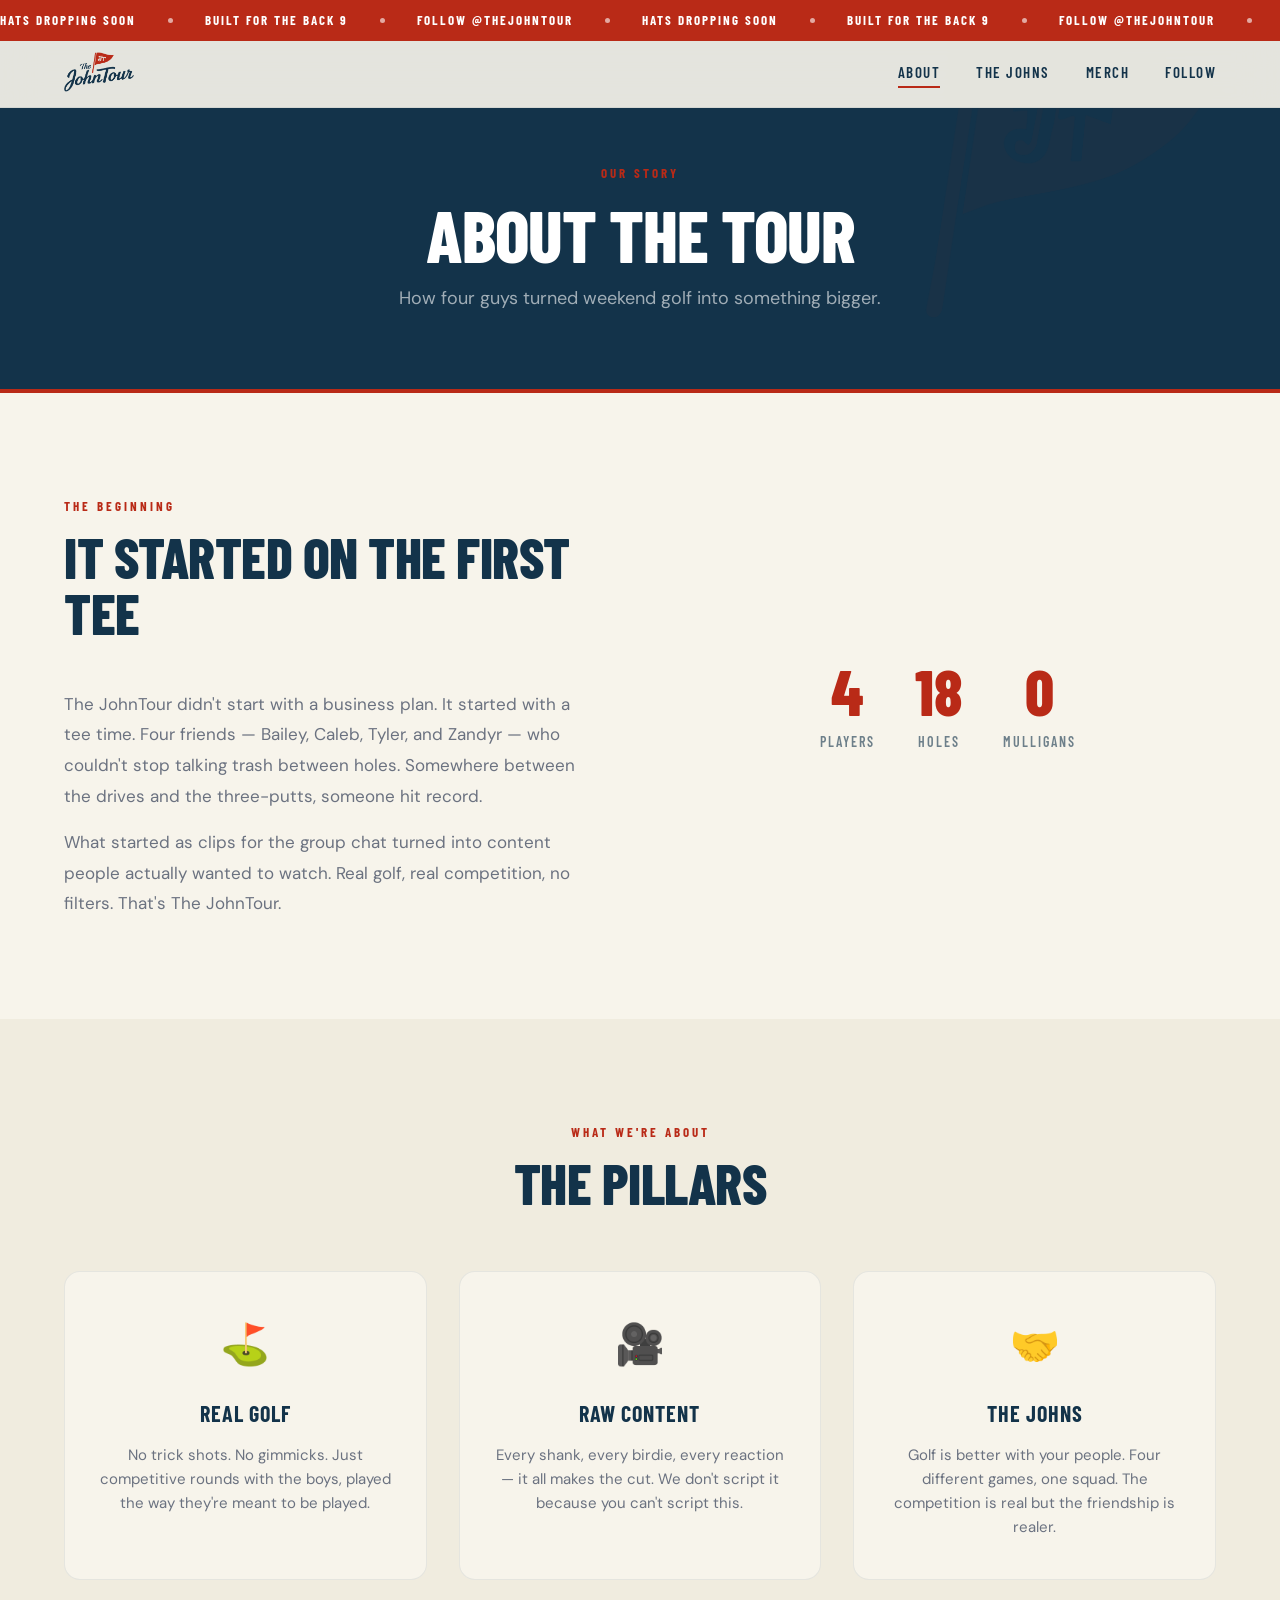
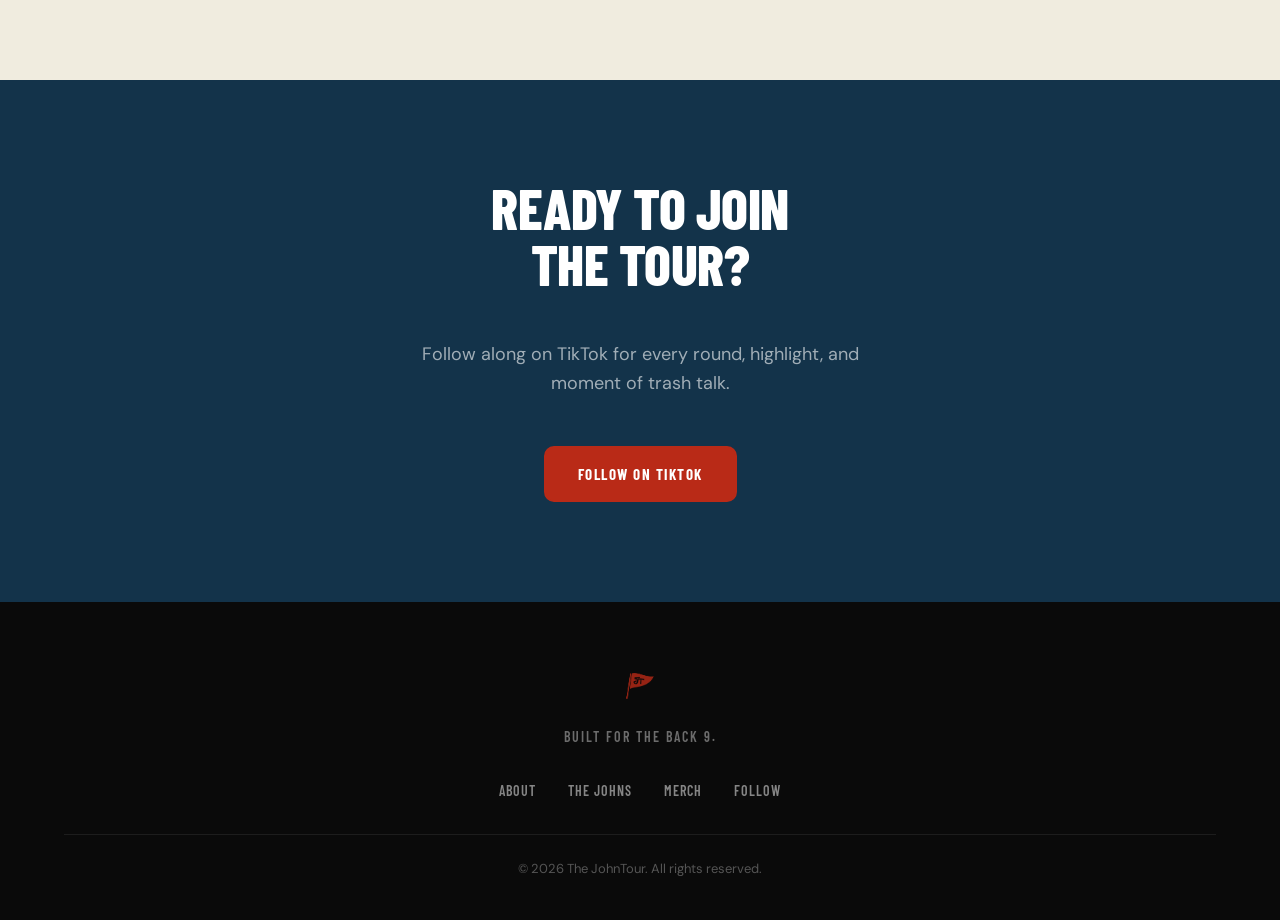
<file: about.html>
<!DOCTYPE html>
<html lang="en">
<head>
  <meta charset="UTF-8">
  <meta name="viewport" content="width=device-width, initial-scale=1.0">
  <title>About | The JohnTour</title>
  <meta name="description" content="The story behind The JohnTour. Four guys who turned weekend rounds into golf content worth watching.">
  <link rel="icon" type="image/png" href="assets/logos/favicon.png">
  <link rel="preconnect" href="https://fonts.googleapis.com">
  <link rel="preconnect" href="https://fonts.gstatic.com" crossorigin>
  <link href="https://fonts.googleapis.com/css2?family=Barlow+Condensed:wght@600;700;800&family=DM+Sans:wght@400;500;600&display=swap" rel="stylesheet">
  <link rel="stylesheet" href="style.css">
</head>
<body>

  <!-- Announcement Ticker -->
  <div class="ticker">
    <div class="ticker-track">
      <span class="ticker-item">HATS DROPPING SOON</span>
      <span class="ticker-dot"></span>
      <span class="ticker-item">BUILT FOR THE BACK 9</span>
      <span class="ticker-dot"></span>
      <span class="ticker-item">FOLLOW @THEJOHNTOUR</span>
      <span class="ticker-dot"></span>
      <span class="ticker-item">HATS DROPPING SOON</span>
      <span class="ticker-dot"></span>
      <span class="ticker-item">BUILT FOR THE BACK 9</span>
      <span class="ticker-dot"></span>
      <span class="ticker-item">FOLLOW @THEJOHNTOUR</span>
      <span class="ticker-dot"></span>
      <span class="ticker-item">HATS DROPPING SOON</span>
      <span class="ticker-dot"></span>
      <span class="ticker-item">BUILT FOR THE BACK 9</span>
      <span class="ticker-dot"></span>
    </div>
  </div>

  <!-- Navigation -->
  <nav class="nav" id="nav">
    <div class="nav-inner">
      <a href="index.html" class="nav-logo">
        <img src="assets/logos/Full-Logo.png" alt="The JohnTour">
      </a>
      <div class="nav-links" id="navLinks">
        <a href="about.html">About</a>
        <a href="crew.html">The Johns</a>
        <a href="merch.html">Merch</a>
        <a href="follow.html">Follow</a>
      </div>
      <button class="nav-toggle" id="navToggle" aria-label="Toggle menu">
        <span></span>
        <span></span>
        <span></span>
      </button>
    </div>
  </nav>

  <!-- Mobile Menu -->
  <div class="mobile-menu" id="mobileMenu">
    <a href="about.html" class="mobile-menu-link">About</a>
    <a href="crew.html" class="mobile-menu-link">The Johns</a>
    <a href="merch.html" class="mobile-menu-link">Merch</a>
    <a href="follow.html" class="mobile-menu-link">Follow</a>
  </div>

  <!-- Page Header -->
  <header class="page-header">
    <span class="page-header-label fade-up">Our Story</span>
    <h1 class="fade-up">ABOUT THE TOUR</h1>
    <p class="fade-up">How four guys turned weekend golf into something bigger.</p>
    <div class="hero-flag">
      <img src="assets/logos/Icon-Logo.png" alt="">
    </div>
  </header>

  <!-- Story -->
  <section class="section">
    <div class="container">
      <div class="about-grid">
        <div class="fade-up">
          <span class="section-label section-label-dark">The Beginning</span>
          <h2 class="section-title">IT STARTED ON THE FIRST TEE</h2>
          <p class="about-desc">The JohnTour didn't start with a business plan. It started with a tee time. Four friends — Bailey, Caleb, Tyler, and Zandyr — who couldn't stop talking trash between holes. Somewhere between the drives and the three-putts, someone hit record.</p>
          <p class="about-desc" style="margin-top: 16px;">What started as clips for the group chat turned into content people actually wanted to watch. Real golf, real competition, no filters. That's The JohnTour.</p>
        </div>
        <div class="about-stats fade-up">
          <div class="stat">
            <span class="stat-number">4</span>
            <span class="stat-label">Players</span>
          </div>
          <div class="stat">
            <span class="stat-number">18</span>
            <span class="stat-label">Holes</span>
          </div>
          <div class="stat">
            <span class="stat-number">0</span>
            <span class="stat-label">Mulligans</span>
          </div>
        </div>
      </div>
    </div>
  </section>

  <!-- Values -->
  <section class="section section-tan">
    <div class="container">
      <div style="text-align: center;">
        <span class="section-label section-label-dark fade-up">What We're About</span>
        <h2 class="section-title fade-up">THE PILLARS</h2>
      </div>
      <div class="values-grid">
        <div class="value-card fade-up">
          <div class="value-icon">&#9971;</div>
          <h3>Real Golf</h3>
          <p>No trick shots. No gimmicks. Just competitive rounds with the boys, played the way they're meant to be played.</p>
        </div>
        <div class="value-card fade-up">
          <div class="value-icon">&#127909;</div>
          <h3>Raw Content</h3>
          <p>Every shank, every birdie, every reaction — it all makes the cut. We don't script it because you can't script this.</p>
        </div>
        <div class="value-card fade-up">
          <div class="value-icon">&#129309;</div>
          <h3>The Johns</h3>
          <p>Golf is better with your people. Four different games, one squad. The competition is real but the friendship is realer.</p>
        </div>
      </div>
    </div>
  </section>

  <!-- CTA -->
  <section class="section section-navy">
    <div class="container" style="text-align: center;">
      <h2 class="section-title section-title-light fade-up">READY TO JOIN<br>THE TOUR?</h2>
      <p class="follow-desc fade-up" style="color: rgba(255,255,255,0.6);">Follow along on TikTok for every round, highlight, and moment of trash talk.</p>
      <div class="fade-up">
        <a href="https://www.tiktok.com/@thejohntour" target="_blank" rel="noopener" class="btn btn-primary">Follow on TikTok</a>
      </div>
    </div>
  </section>

  <!-- Footer -->
  <footer class="footer">
    <div class="container footer-inner">
      <div class="footer-logo">
        <img src="assets/logos/Icon-Logo.png" alt="JT Flag">
      </div>
      <p class="footer-tagline">Built for the back 9.</p>
      <div class="footer-nav">
        <a href="about.html">About</a>
        <a href="crew.html">The Johns</a>
        <a href="merch.html">Merch</a>
        <a href="follow.html">Follow</a>
      </div>
      <div class="footer-bottom">
        <p>&copy; 2026 The JohnTour. All rights reserved.</p>
      </div>
    </div>
  </footer>

  <script src="script.js"></script>
</body>
</html>
</file>
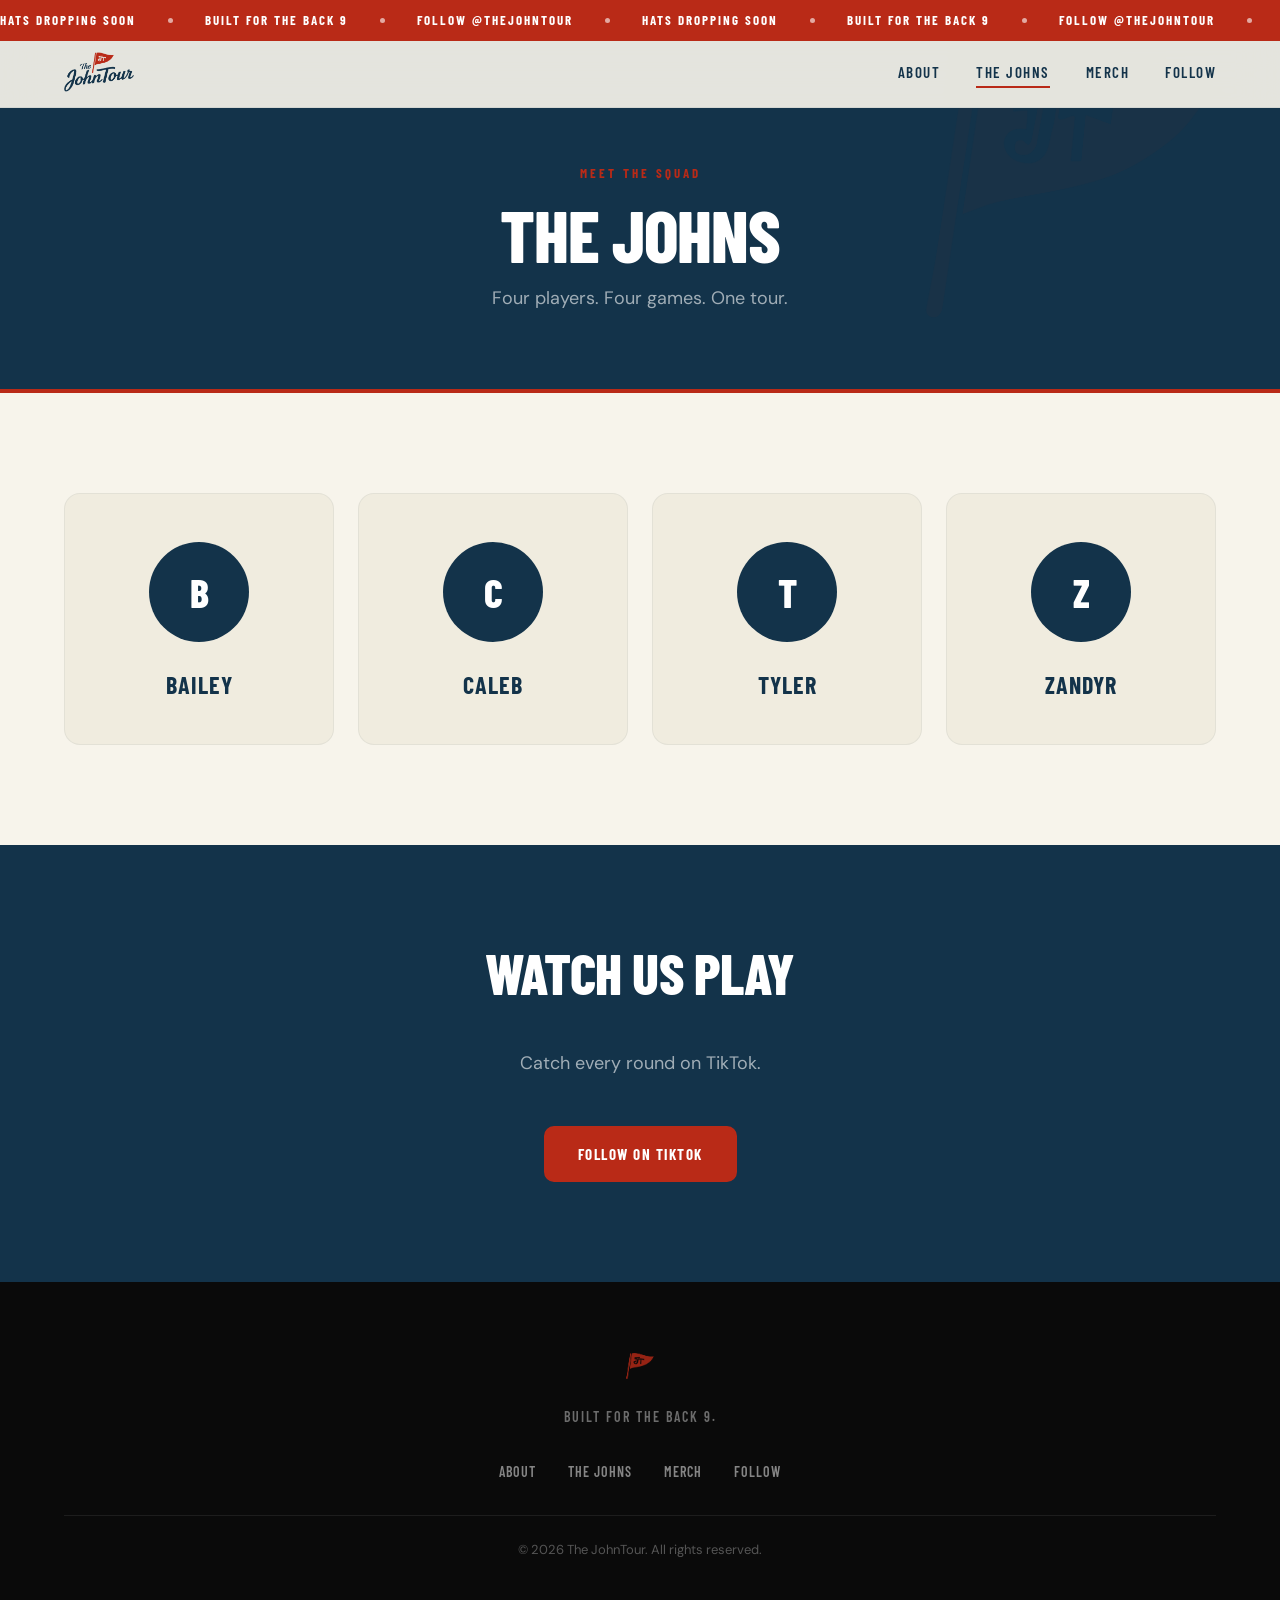
<file: crew.html>
<!DOCTYPE html>
<html lang="en">
<head>
  <meta charset="UTF-8">
  <meta name="viewport" content="width=device-width, initial-scale=1.0">
  <title>The Johns | The JohnTour</title>
  <meta name="description" content="Meet The Johns — Bailey, Caleb, Tyler & Zandyr. The four behind The JohnTour.">
  <link rel="icon" type="image/png" href="assets/logos/favicon.png">
  <link rel="preconnect" href="https://fonts.googleapis.com">
  <link rel="preconnect" href="https://fonts.gstatic.com" crossorigin>
  <link href="https://fonts.googleapis.com/css2?family=Barlow+Condensed:wght@600;700;800&family=DM+Sans:wght@400;500;600&display=swap" rel="stylesheet">
  <link rel="stylesheet" href="style.css">
</head>
<body>

  <!-- Announcement Ticker -->
  <div class="ticker">
    <div class="ticker-track">
      <span class="ticker-item">HATS DROPPING SOON</span>
      <span class="ticker-dot"></span>
      <span class="ticker-item">BUILT FOR THE BACK 9</span>
      <span class="ticker-dot"></span>
      <span class="ticker-item">FOLLOW @THEJOHNTOUR</span>
      <span class="ticker-dot"></span>
      <span class="ticker-item">HATS DROPPING SOON</span>
      <span class="ticker-dot"></span>
      <span class="ticker-item">BUILT FOR THE BACK 9</span>
      <span class="ticker-dot"></span>
      <span class="ticker-item">FOLLOW @THEJOHNTOUR</span>
      <span class="ticker-dot"></span>
      <span class="ticker-item">HATS DROPPING SOON</span>
      <span class="ticker-dot"></span>
      <span class="ticker-item">BUILT FOR THE BACK 9</span>
      <span class="ticker-dot"></span>
    </div>
  </div>

  <!-- Navigation -->
  <nav class="nav" id="nav">
    <div class="nav-inner">
      <a href="index.html" class="nav-logo">
        <img src="assets/logos/Full-Logo.png" alt="The JohnTour">
      </a>
      <div class="nav-links" id="navLinks">
        <a href="about.html">About</a>
        <a href="crew.html">The Johns</a>
        <a href="merch.html">Merch</a>
        <a href="follow.html">Follow</a>
      </div>
      <button class="nav-toggle" id="navToggle" aria-label="Toggle menu">
        <span></span>
        <span></span>
        <span></span>
      </button>
    </div>
  </nav>

  <!-- Mobile Menu -->
  <div class="mobile-menu" id="mobileMenu">
    <a href="about.html" class="mobile-menu-link">About</a>
    <a href="crew.html" class="mobile-menu-link">The Johns</a>
    <a href="merch.html" class="mobile-menu-link">Merch</a>
    <a href="follow.html" class="mobile-menu-link">Follow</a>
  </div>

  <!-- Page Header -->
  <header class="page-header">
    <span class="page-header-label fade-up">Meet the Squad</span>
    <h1 class="fade-up">THE JOHNS</h1>
    <p class="fade-up">Four players. Four games. One tour.</p>
    <div class="hero-flag">
      <img src="assets/logos/Icon-Logo.png" alt="">
    </div>
  </header>

  <!-- The Johns -->
  <section class="section">
    <div class="container">
      <div class="crew-grid">
        <div class="crew-card fade-up">
          <div class="crew-avatar"><span class="crew-initial">B</span></div>
          <h3 class="crew-name">Bailey</h3>
        </div>
        <div class="crew-card fade-up">
          <div class="crew-avatar"><span class="crew-initial">C</span></div>
          <h3 class="crew-name">Caleb</h3>
        </div>
        <div class="crew-card fade-up">
          <div class="crew-avatar"><span class="crew-initial">T</span></div>
          <h3 class="crew-name">Tyler</h3>
        </div>
        <div class="crew-card fade-up">
          <div class="crew-avatar"><span class="crew-initial">Z</span></div>
          <h3 class="crew-name">Zandyr</h3>
        </div>
      </div>
    </div>
  </section>

  <!-- CTA -->
  <section class="section section-navy">
    <div class="container" style="text-align: center;">
      <h2 class="section-title section-title-light fade-up">WATCH US PLAY</h2>
      <p class="follow-desc fade-up" style="color: rgba(255,255,255,0.6);">Catch every round on TikTok.</p>
      <div class="fade-up">
        <a href="https://www.tiktok.com/@thejohntour" target="_blank" rel="noopener" class="btn btn-primary">Follow on TikTok</a>
      </div>
    </div>
  </section>

  <!-- Footer -->
  <footer class="footer">
    <div class="container footer-inner">
      <div class="footer-logo">
        <img src="assets/logos/Icon-Logo.png" alt="JT Flag">
      </div>
      <p class="footer-tagline">Built for the back 9.</p>
      <div class="footer-nav">
        <a href="about.html">About</a>
        <a href="crew.html">The Johns</a>
        <a href="merch.html">Merch</a>
        <a href="follow.html">Follow</a>
      </div>
      <div class="footer-bottom">
        <p>&copy; 2026 The JohnTour. All rights reserved.</p>
      </div>
    </div>
  </footer>

  <script src="script.js"></script>
</body>
</html>
</file>
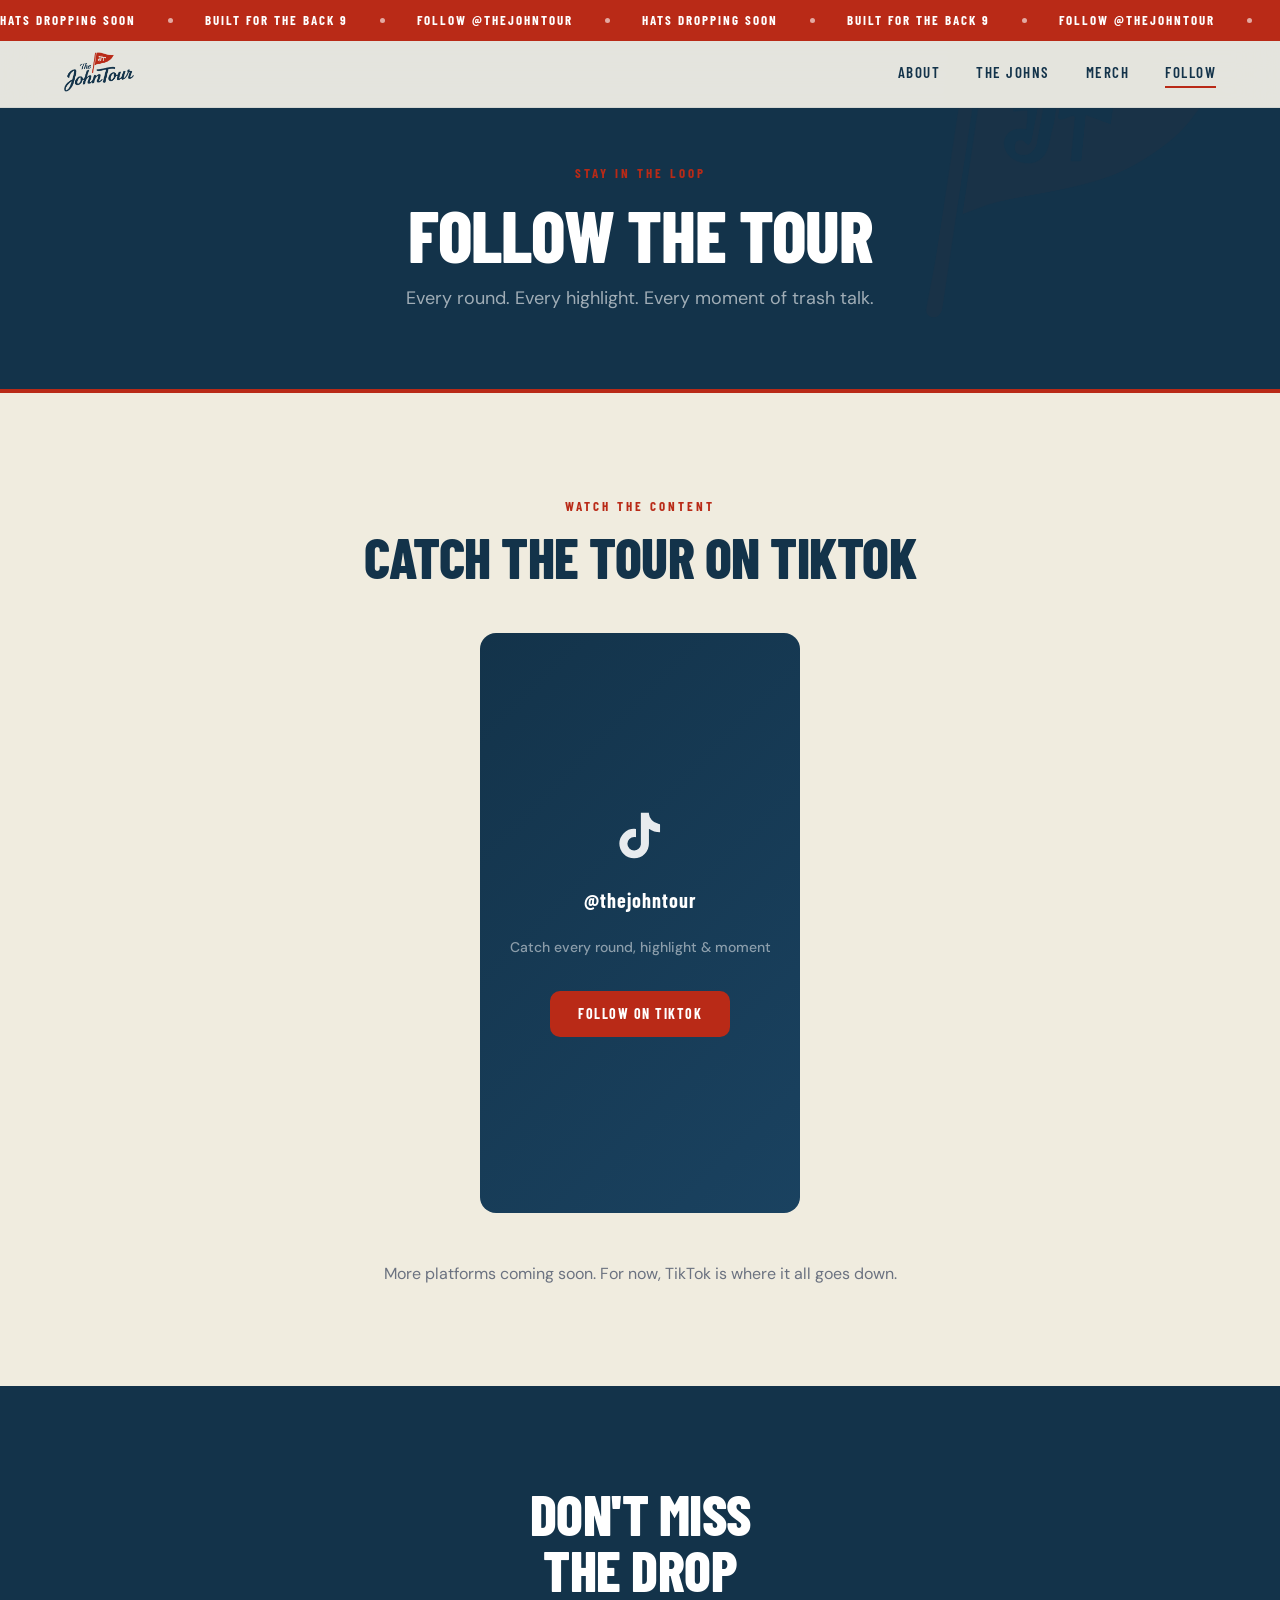
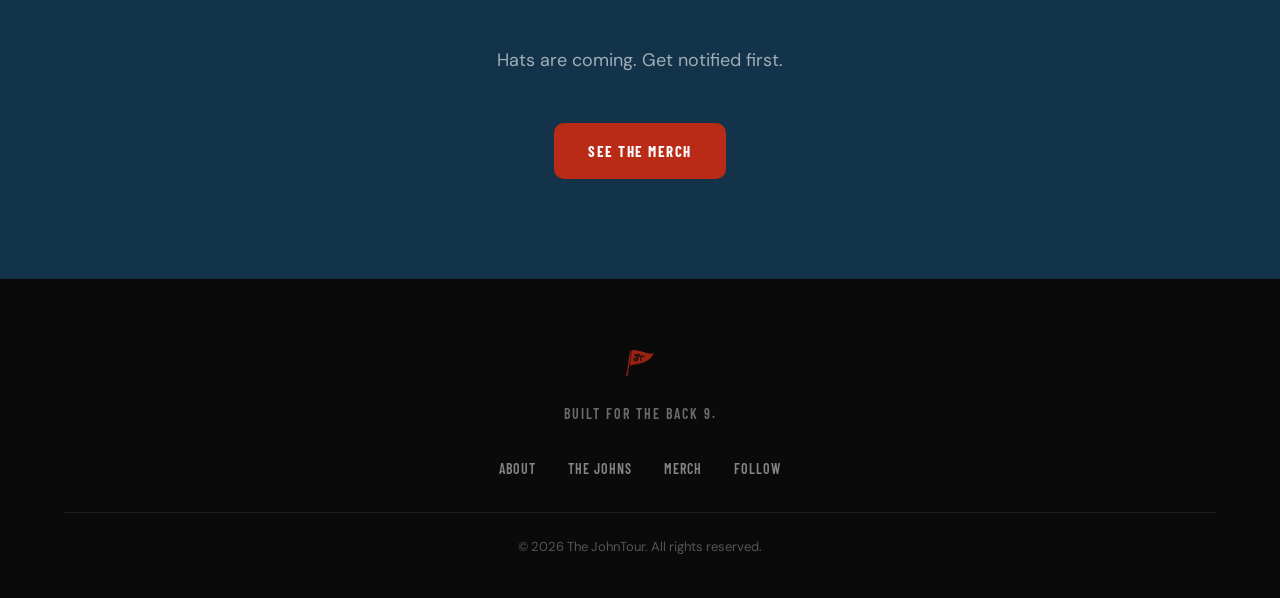
<file: follow.html>
<!DOCTYPE html>
<html lang="en">
<head>
  <meta charset="UTF-8">
  <meta name="viewport" content="width=device-width, initial-scale=1.0">
  <title>Follow | The JohnTour</title>
  <meta name="description" content="Follow The JohnTour on TikTok and social media. Catch every round, every highlight, every moment.">
  <link rel="icon" type="image/png" href="assets/logos/favicon.png">
  <link rel="preconnect" href="https://fonts.googleapis.com">
  <link rel="preconnect" href="https://fonts.gstatic.com" crossorigin>
  <link href="https://fonts.googleapis.com/css2?family=Barlow+Condensed:wght@600;700;800&family=DM+Sans:wght@400;500;600&display=swap" rel="stylesheet">
  <link rel="stylesheet" href="style.css">
</head>
<body>

  <!-- Announcement Ticker -->
  <div class="ticker">
    <div class="ticker-track">
      <span class="ticker-item">HATS DROPPING SOON</span>
      <span class="ticker-dot"></span>
      <span class="ticker-item">BUILT FOR THE BACK 9</span>
      <span class="ticker-dot"></span>
      <span class="ticker-item">FOLLOW @THEJOHNTOUR</span>
      <span class="ticker-dot"></span>
      <span class="ticker-item">HATS DROPPING SOON</span>
      <span class="ticker-dot"></span>
      <span class="ticker-item">BUILT FOR THE BACK 9</span>
      <span class="ticker-dot"></span>
      <span class="ticker-item">FOLLOW @THEJOHNTOUR</span>
      <span class="ticker-dot"></span>
      <span class="ticker-item">HATS DROPPING SOON</span>
      <span class="ticker-dot"></span>
      <span class="ticker-item">BUILT FOR THE BACK 9</span>
      <span class="ticker-dot"></span>
    </div>
  </div>

  <!-- Navigation -->
  <nav class="nav" id="nav">
    <div class="nav-inner">
      <a href="index.html" class="nav-logo">
        <img src="assets/logos/Full-Logo.png" alt="The JohnTour">
      </a>
      <div class="nav-links" id="navLinks">
        <a href="about.html">About</a>
        <a href="crew.html">The Johns</a>
        <a href="merch.html">Merch</a>
        <a href="follow.html">Follow</a>
      </div>
      <button class="nav-toggle" id="navToggle" aria-label="Toggle menu">
        <span></span>
        <span></span>
        <span></span>
      </button>
    </div>
  </nav>

  <!-- Mobile Menu -->
  <div class="mobile-menu" id="mobileMenu">
    <a href="about.html" class="mobile-menu-link">About</a>
    <a href="crew.html" class="mobile-menu-link">The Johns</a>
    <a href="merch.html" class="mobile-menu-link">Merch</a>
    <a href="follow.html" class="mobile-menu-link">Follow</a>
  </div>

  <!-- Page Header -->
  <header class="page-header">
    <span class="page-header-label fade-up">Stay in the Loop</span>
    <h1 class="fade-up">FOLLOW THE TOUR</h1>
    <p class="fade-up">Every round. Every highlight. Every moment of trash talk.</p>
    <div class="hero-flag">
      <img src="assets/logos/Icon-Logo.png" alt="">
    </div>
  </header>

  <!-- TikTok Section -->
  <section class="tiktok-section">
    <div class="container">
      <div style="text-align: center;">
        <span class="section-label section-label-dark fade-up">Watch the Content</span>
        <h2 class="section-title fade-up">CATCH THE TOUR ON TIKTOK</h2>
      </div>
      <div class="tiktok-grid">
        <a href="https://www.tiktok.com/@thejohntour" target="_blank" rel="noopener" class="tiktok-placeholder fade-up">
          <svg viewBox="0 0 24 24" fill="currentColor"><path d="M19.59 6.69a4.83 4.83 0 01-3.77-4.25V2h-3.45v13.67a2.89 2.89 0 01-2.88 2.5 2.89 2.89 0 01-2.89-2.89 2.89 2.89 0 012.89-2.89c.28 0 .54.04.79.1v-3.5a6.37 6.37 0 00-.79-.05A6.34 6.34 0 003.15 15.2a6.34 6.34 0 006.34 6.34 6.34 6.34 0 006.34-6.34V8.87a8.16 8.16 0 004.76 1.52v-3.4a4.85 4.85 0 01-1-.3z"/></svg>
          <span class="tiktok-handle">@thejohntour</span>
          <span class="tiktok-cta">Catch every round, highlight & moment</span>
          <span class="tiktok-btn">Follow on TikTok</span>
        </a>
      </div>
      <p class="fade-up" style="text-align: center; margin-top: 48px; color: var(--gray); font-size: 16px;">More platforms coming soon. For now, TikTok is where it all goes down.</p>
    </div>
  </section>

  <!-- CTA -->
  <section class="section section-navy">
    <div class="container" style="text-align: center;">
      <h2 class="section-title section-title-light fade-up">DON'T MISS<br>THE DROP</h2>
      <p class="follow-desc fade-up" style="color: rgba(255,255,255,0.6);">Hats are coming. Get notified first.</p>
      <div class="fade-up">
        <a href="merch.html" class="btn btn-primary">See the Merch</a>
      </div>
    </div>
  </section>

  <!-- Footer -->
  <footer class="footer">
    <div class="container footer-inner">
      <div class="footer-logo">
        <img src="assets/logos/Icon-Logo.png" alt="JT Flag">
      </div>
      <p class="footer-tagline">Built for the back 9.</p>
      <div class="footer-nav">
        <a href="about.html">About</a>
        <a href="crew.html">The Johns</a>
        <a href="merch.html">Merch</a>
        <a href="follow.html">Follow</a>
      </div>
      <div class="footer-bottom">
        <p>&copy; 2026 The JohnTour. All rights reserved.</p>
      </div>
    </div>
  </footer>

  <script src="script.js"></script>
</body>
</html>
</file>
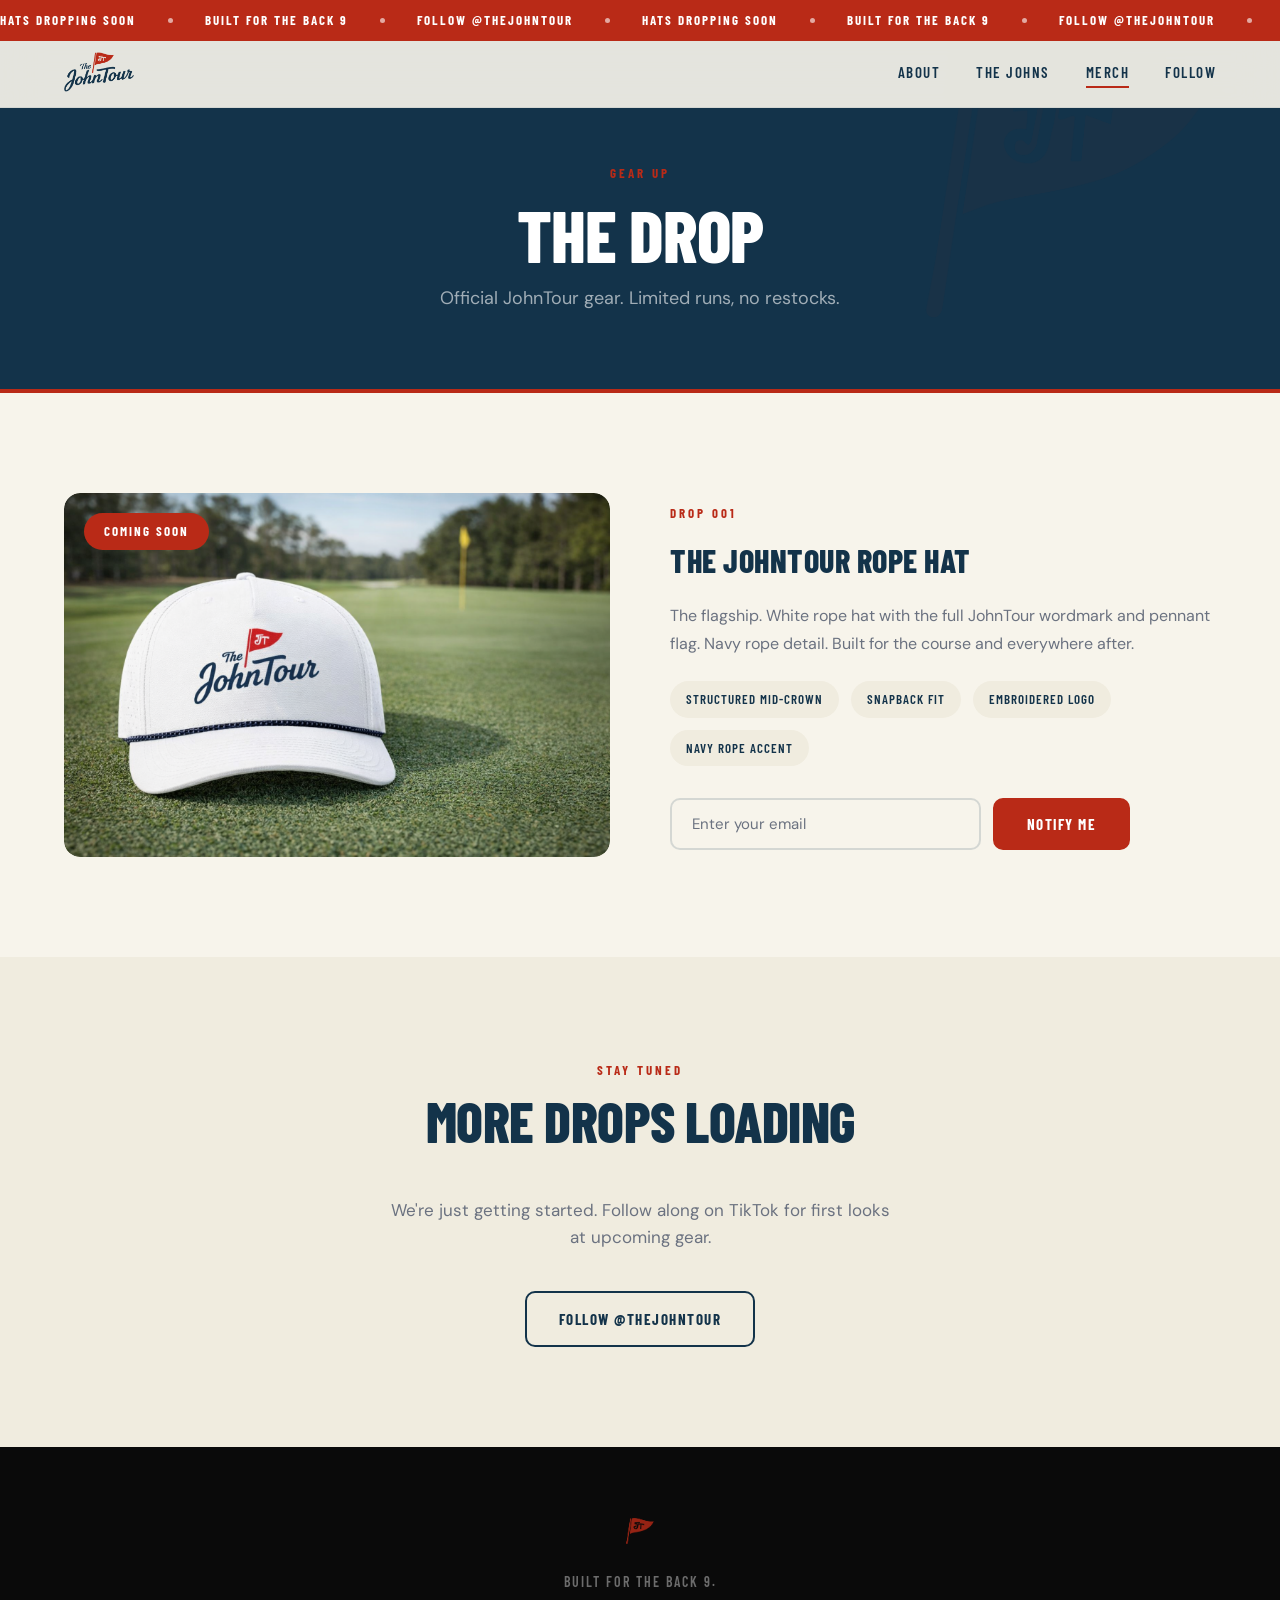
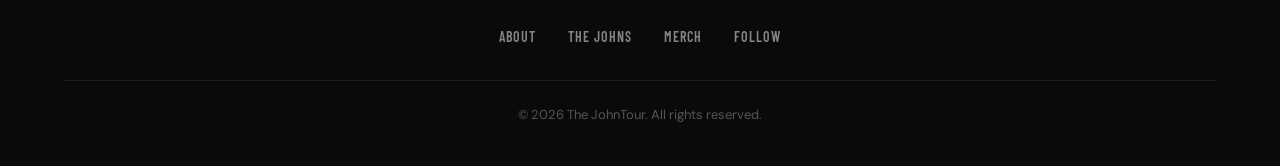
<file: merch.html>
<!DOCTYPE html>
<html lang="en">
<head>
  <meta charset="UTF-8">
  <meta name="viewport" content="width=device-width, initial-scale=1.0">
  <title>Merch | The JohnTour</title>
  <meta name="description" content="The JohnTour merch — hats, gear, and drops. Built for the course and everywhere after.">
  <link rel="icon" type="image/png" href="assets/logos/favicon.png">
  <link rel="preconnect" href="https://fonts.googleapis.com">
  <link rel="preconnect" href="https://fonts.gstatic.com" crossorigin>
  <link href="https://fonts.googleapis.com/css2?family=Barlow+Condensed:wght@600;700;800&family=DM+Sans:wght@400;500;600&display=swap" rel="stylesheet">
  <link rel="stylesheet" href="style.css">
</head>
<body>

  <!-- Announcement Ticker -->
  <div class="ticker">
    <div class="ticker-track">
      <span class="ticker-item">HATS DROPPING SOON</span>
      <span class="ticker-dot"></span>
      <span class="ticker-item">BUILT FOR THE BACK 9</span>
      <span class="ticker-dot"></span>
      <span class="ticker-item">FOLLOW @THEJOHNTOUR</span>
      <span class="ticker-dot"></span>
      <span class="ticker-item">HATS DROPPING SOON</span>
      <span class="ticker-dot"></span>
      <span class="ticker-item">BUILT FOR THE BACK 9</span>
      <span class="ticker-dot"></span>
      <span class="ticker-item">FOLLOW @THEJOHNTOUR</span>
      <span class="ticker-dot"></span>
      <span class="ticker-item">HATS DROPPING SOON</span>
      <span class="ticker-dot"></span>
      <span class="ticker-item">BUILT FOR THE BACK 9</span>
      <span class="ticker-dot"></span>
    </div>
  </div>

  <!-- Navigation -->
  <nav class="nav" id="nav">
    <div class="nav-inner">
      <a href="index.html" class="nav-logo">
        <img src="assets/logos/Full-Logo.png" alt="The JohnTour">
      </a>
      <div class="nav-links" id="navLinks">
        <a href="about.html">About</a>
        <a href="crew.html">The Johns</a>
        <a href="merch.html">Merch</a>
        <a href="follow.html">Follow</a>
      </div>
      <button class="nav-toggle" id="navToggle" aria-label="Toggle menu">
        <span></span>
        <span></span>
        <span></span>
      </button>
    </div>
  </nav>

  <!-- Mobile Menu -->
  <div class="mobile-menu" id="mobileMenu">
    <a href="about.html" class="mobile-menu-link">About</a>
    <a href="crew.html" class="mobile-menu-link">The Johns</a>
    <a href="merch.html" class="mobile-menu-link">Merch</a>
    <a href="follow.html" class="mobile-menu-link">Follow</a>
  </div>

  <!-- Page Header -->
  <header class="page-header">
    <span class="page-header-label fade-up">Gear Up</span>
    <h1 class="fade-up">THE DROP</h1>
    <p class="fade-up">Official JohnTour gear. Limited runs, no restocks.</p>
    <div class="hero-flag">
      <img src="assets/logos/Icon-Logo.png" alt="">
    </div>
  </header>

  <!-- Featured Product -->
  <section class="section">
    <div class="container">
      <div class="merch-grid">
        <div class="merch-image fade-up">
          <img src="assets/mockups/hat-mockup.png" alt="The JohnTour Rope Hat">
          <div class="merch-badge">COMING SOON</div>
        </div>
        <div class="fade-up">
          <span class="section-label section-label-dark">Drop 001</span>
          <h2 class="merch-name">The JohnTour Rope Hat</h2>
          <p class="merch-desc">The flagship. White rope hat with the full JohnTour wordmark and pennant flag. Navy rope detail. Built for the course and everywhere after.</p>
          <div class="merch-details">
            <span class="merch-detail-item">Structured mid-crown</span>
            <span class="merch-detail-item">Snapback fit</span>
            <span class="merch-detail-item">Embroidered logo</span>
            <span class="merch-detail-item">Navy rope accent</span>
          </div>
          <form class="notify-form" id="notifyForm">
            <input type="email" class="notify-input" placeholder="Enter your email" required>
            <button type="submit" class="btn btn-primary">Notify Me</button>
          </form>
        </div>
      </div>
    </div>
  </section>

  <!-- More Coming -->
  <section class="section section-tan">
    <div class="container" style="text-align: center;">
      <span class="section-label section-label-dark fade-up">Stay Tuned</span>
      <h2 class="section-title fade-up">MORE DROPS LOADING</h2>
      <p class="fade-up" style="color: var(--gray); max-width: 500px; margin: 0 auto 40px; font-size: 17px;">We're just getting started. Follow along on TikTok for first looks at upcoming gear.</p>
      <div class="fade-up">
        <a href="https://www.tiktok.com/@thejohntour" target="_blank" rel="noopener" class="btn btn-outline">Follow @thejohntour</a>
      </div>
    </div>
  </section>

  <!-- Footer -->
  <footer class="footer">
    <div class="container footer-inner">
      <div class="footer-logo">
        <img src="assets/logos/Icon-Logo.png" alt="JT Flag">
      </div>
      <p class="footer-tagline">Built for the back 9.</p>
      <div class="footer-nav">
        <a href="about.html">About</a>
        <a href="crew.html">The Johns</a>
        <a href="merch.html">Merch</a>
        <a href="follow.html">Follow</a>
      </div>
      <div class="footer-bottom">
        <p>&copy; 2026 The JohnTour. All rights reserved.</p>
      </div>
    </div>
  </footer>

  <script src="script.js"></script>
</body>
</html>
</file>
<file: style.css>
/* =============================================
   THE JOHNTOUR — Global Styles
   Colors: Navy #13334a | Red #b92a17 | Tan #f0ecdf
   Fonts: Barlow Condensed (headings) + DM Sans (body)
   ============================================= */

*, *::before, *::after {
  margin: 0;
  padding: 0;
  box-sizing: border-box;
}

:root {
  --navy: #13334a;
  --red: #b92a17;
  --tan: #f0ecdf;
  --tan-light: #f7f4eb;
  --white: #ffffff;
  --black: #0a0a0a;
  --navy-light: #1a4260;
  --red-dark: #8f2012;
  --tan-dark: #e0d9c8;
  --gray: #6b7280;
  --radius: 10px;
  --radius-lg: 16px;
  --transition: 0.3s cubic-bezier(0.4, 0, 0.2, 1);
}

html {
  scroll-behavior: smooth;
  scroll-padding-top: 100px;
}

body {
  font-family: 'DM Sans', sans-serif;
  font-weight: 400;
  color: var(--navy);
  background: var(--tan-light);
  line-height: 1.6;
  overflow-x: hidden;
  -webkit-font-smoothing: antialiased;
}

a {
  text-decoration: none;
  color: inherit;
}

img {
  max-width: 100%;
  display: block;
}

.container {
  max-width: 1200px;
  margin: 0 auto;
  padding: 0 24px;
}

/* =============================================
   TICKER / ANNOUNCEMENT BAR
   ============================================= */

.ticker {
  background: var(--red);
  color: var(--white);
  overflow: hidden;
  white-space: nowrap;
  padding: 10px 0;
  font-family: 'Barlow Condensed', sans-serif;
  font-weight: 700;
  font-size: 13px;
  letter-spacing: 2px;
  text-transform: uppercase;
  position: fixed;
  top: 0;
  left: 0;
  right: 0;
  z-index: 1001;
}

.ticker-track {
  display: inline-flex;
  align-items: center;
  gap: 32px;
  animation: ticker-scroll 20s linear infinite;
}

.ticker-dot {
  width: 5px;
  height: 5px;
  background: var(--white);
  border-radius: 50%;
  opacity: 0.6;
  flex-shrink: 0;
}

@keyframes ticker-scroll {
  0% { transform: translateX(0); }
  100% { transform: translateX(-50%); }
}

.ticker:hover .ticker-track {
  animation-play-state: paused;
}

/* =============================================
   NAVIGATION
   ============================================= */

.nav {
  position: fixed;
  top: 37px;
  left: 0;
  right: 0;
  z-index: 1000;
  background: rgba(247, 244, 235, 0.92);
  backdrop-filter: blur(20px);
  -webkit-backdrop-filter: blur(20px);
  border-bottom: 1px solid rgba(19, 51, 74, 0.08);
  transition: var(--transition);
}

.nav.scrolled {
  box-shadow: 0 1px 20px rgba(19, 51, 74, 0.08);
}

.nav-inner {
  max-width: 1200px;
  margin: 0 auto;
  padding: 0 24px;
  display: flex;
  align-items: center;
  justify-content: space-between;
  height: 70px;
}

.nav-logo img {
  height: 40px;
  width: auto;
}

.nav-links {
  display: flex;
  align-items: center;
  gap: 36px;
}

.nav-links a {
  font-family: 'Barlow Condensed', sans-serif;
  font-weight: 600;
  font-size: 15px;
  letter-spacing: 1.5px;
  text-transform: uppercase;
  color: var(--navy);
  position: relative;
  padding: 4px 0;
  transition: var(--transition);
}

.nav-links a::after {
  content: '';
  position: absolute;
  bottom: 0;
  left: 0;
  width: 0;
  height: 2px;
  background: var(--red);
  transition: var(--transition);
}

.nav-links a:hover::after,
.nav-links a.active::after {
  width: 100%;
}

.nav-toggle {
  display: none;
  flex-direction: column;
  gap: 5px;
  background: none;
  border: none;
  cursor: pointer;
  padding: 8px;
}

.nav-toggle span {
  display: block;
  width: 24px;
  height: 2px;
  background: var(--navy);
  transition: var(--transition);
}

/* Mobile Menu */
.mobile-menu {
  display: none;
  position: fixed;
  top: 107px;
  left: 0;
  right: 0;
  bottom: 0;
  background: var(--tan-light);
  z-index: 999;
  flex-direction: column;
  align-items: center;
  justify-content: center;
  gap: 40px;
  opacity: 0;
  pointer-events: none;
  transition: var(--transition);
}

.mobile-menu.open {
  opacity: 1;
  pointer-events: all;
}

.mobile-menu-link {
  font-family: 'Barlow Condensed', sans-serif;
  font-weight: 700;
  font-size: 32px;
  letter-spacing: 3px;
  text-transform: uppercase;
  color: var(--navy);
  transition: var(--transition);
}

.mobile-menu-link:hover {
  color: var(--red);
}

/* =============================================
   BUTTONS
   ============================================= */

.btn {
  display: inline-flex;
  align-items: center;
  justify-content: center;
  gap: 8px;
  font-family: 'Barlow Condensed', sans-serif;
  font-weight: 700;
  font-size: 15px;
  letter-spacing: 1.5px;
  text-transform: uppercase;
  padding: 14px 32px;
  border-radius: var(--radius);
  border: 2px solid transparent;
  cursor: pointer;
  transition: var(--transition);
}

.btn-primary {
  background: var(--red);
  color: var(--white);
  border-color: var(--red);
}

.btn-primary:hover {
  background: var(--red-dark);
  border-color: var(--red-dark);
  transform: translateY(-2px);
  box-shadow: 0 8px 24px rgba(185, 42, 23, 0.3);
}

.btn-outline {
  background: transparent;
  color: var(--navy);
  border-color: var(--navy);
}

.btn-outline:hover {
  background: var(--navy);
  color: var(--white);
  transform: translateY(-2px);
}

.btn-outline-light {
  background: transparent;
  color: var(--white);
  border-color: rgba(255, 255, 255, 0.4);
}

.btn-outline-light:hover {
  background: var(--white);
  color: var(--navy);
  transform: translateY(-2px);
}

/* =============================================
   HERO (Home Page) — Full image background
   ============================================= */

.hero {
  min-height: 100vh;
  display: flex;
  align-items: center;
  justify-content: center;
  position: relative;
  padding: 140px 24px 80px;
  overflow: hidden;
  background: var(--navy);
}

.hero-bg {
  position: absolute;
  inset: 0;
  z-index: 0;
}

.hero-bg img,
.hero-bg video {
  width: 100%;
  height: 100%;
  object-fit: cover;
  opacity: 0.35;
}

.hero-bg img {
  animation: hero-zoom 20s ease-in-out infinite alternate;
}

@keyframes hero-zoom {
  0% { transform: scale(1); }
  100% { transform: scale(1.08); }
}

.hero-overlay {
  position: absolute;
  inset: 0;
  background: linear-gradient(
    180deg,
    rgba(19, 51, 74, 0.6) 0%,
    rgba(19, 51, 74, 0.4) 50%,
    rgba(19, 51, 74, 0.8) 100%
  );
  z-index: 1;
}

.hero-content {
  text-align: center;
  position: relative;
  z-index: 2;
  max-width: 700px;
}

.hero-badge {
  display: inline-block;
  font-family: 'Barlow Condensed', sans-serif;
  font-weight: 700;
  font-size: 13px;
  letter-spacing: 3px;
  text-transform: uppercase;
  color: var(--white);
  border: 2px solid rgba(255, 255, 255, 0.4);
  padding: 6px 20px;
  border-radius: 50px;
  margin-bottom: 32px;
  animation: badge-glow 3s ease-in-out infinite alternate;
}

@keyframes badge-glow {
  0% { border-color: rgba(255, 255, 255, 0.3); }
  100% { border-color: rgba(185, 42, 23, 0.8); color: var(--red); }
}

.hero-title {
  font-family: 'Barlow Condensed', sans-serif;
  font-weight: 800;
  font-size: clamp(56px, 10vw, 110px);
  line-height: 0.92;
  color: var(--white);
  letter-spacing: -2px;
  margin-bottom: 24px;
  text-shadow: 0 4px 40px rgba(0, 0, 0, 0.3);
}

.hero-sub {
  font-size: 19px;
  color: rgba(255, 255, 255, 0.7);
  margin-bottom: 40px;
  font-weight: 500;
}

.hero-cta {
  display: flex;
  gap: 16px;
  justify-content: center;
  flex-wrap: wrap;
}

.hero-flag {
  position: absolute;
  right: -40px;
  bottom: -40px;
  opacity: 0.06;
  z-index: 1;
}

.hero-flag img {
  width: 500px;
}

/* Scroll indicator */
.hero-scroll {
  position: absolute;
  bottom: 32px;
  left: 50%;
  transform: translateX(-50%);
  z-index: 3;
  display: flex;
  flex-direction: column;
  align-items: center;
  gap: 8px;
  color: rgba(255, 255, 255, 0.4);
  font-family: 'Barlow Condensed', sans-serif;
  font-size: 12px;
  letter-spacing: 2px;
  text-transform: uppercase;
  animation: scroll-bounce 2s ease-in-out infinite;
}

.hero-scroll-line {
  width: 1px;
  height: 40px;
  background: linear-gradient(to bottom, rgba(255,255,255,0.4), transparent);
}

@keyframes scroll-bounce {
  0%, 100% { transform: translateX(-50%) translateY(0); }
  50% { transform: translateX(-50%) translateY(8px); }
}

/* =============================================
   PAGE HEADERS (inner pages)
   ============================================= */

.page-header {
  padding: 160px 24px 80px;
  text-align: center;
  background: var(--navy);
  color: var(--white);
  position: relative;
  overflow: hidden;
}

.page-header::after {
  content: '';
  position: absolute;
  bottom: 0;
  left: 0;
  right: 0;
  height: 4px;
  background: var(--red);
}

.page-header-label {
  display: inline-block;
  font-family: 'Barlow Condensed', sans-serif;
  font-weight: 700;
  font-size: 13px;
  letter-spacing: 3px;
  text-transform: uppercase;
  color: var(--red);
  margin-bottom: 16px;
}

.page-header h1 {
  font-family: 'Barlow Condensed', sans-serif;
  font-weight: 800;
  font-size: clamp(40px, 7vw, 72px);
  line-height: 0.95;
  letter-spacing: -1px;
}

.page-header p {
  margin-top: 16px;
  font-size: 18px;
  color: rgba(255, 255, 255, 0.6);
  max-width: 500px;
  margin-left: auto;
  margin-right: auto;
}

.page-header .hero-flag {
  opacity: 0.04;
}

/* =============================================
   SECTIONS
   ============================================= */

.section {
  padding: 100px 0;
}

.section-navy {
  background: var(--navy);
  color: var(--white);
}

.section-tan {
  background: var(--tan);
}

.section-label {
  display: inline-block;
  font-family: 'Barlow Condensed', sans-serif;
  font-weight: 700;
  font-size: 13px;
  letter-spacing: 3px;
  text-transform: uppercase;
  color: var(--red);
  margin-bottom: 12px;
}

.section-label-dark {
  color: var(--red);
}

.section-title {
  font-family: 'Barlow Condensed', sans-serif;
  font-weight: 800;
  font-size: clamp(36px, 5vw, 56px);
  line-height: 1;
  color: var(--navy);
  letter-spacing: -0.5px;
  margin-bottom: 48px;
}

.section-title-light {
  color: var(--white);
}

/* =============================================
   ABOUT PAGE
   ============================================= */

.about-grid {
  display: grid;
  grid-template-columns: 1fr 1fr;
  gap: 80px;
  align-items: center;
}

.about-desc {
  font-size: 17px;
  line-height: 1.8;
  color: rgba(255, 255, 255, 0.75);
}

.section-tan .about-desc,
.section .about-desc {
  color: var(--gray);
}

.about-stats {
  display: flex;
  gap: 40px;
  justify-content: center;
}

.stat {
  text-align: center;
}

.stat-number {
  display: block;
  font-family: 'Barlow Condensed', sans-serif;
  font-weight: 800;
  font-size: 64px;
  color: var(--red);
  line-height: 1;
}

.stat-label {
  display: block;
  font-family: 'Barlow Condensed', sans-serif;
  font-weight: 600;
  font-size: 14px;
  letter-spacing: 2px;
  text-transform: uppercase;
  margin-top: 8px;
  opacity: 0.6;
}

/* Values / Pillars */
.values-grid {
  display: grid;
  grid-template-columns: repeat(3, 1fr);
  gap: 32px;
  margin-top: 60px;
}

.value-card {
  background: var(--tan-light);
  border-radius: var(--radius-lg);
  padding: 40px 32px;
  text-align: center;
  border: 1px solid rgba(19, 51, 74, 0.08);
  transition: var(--transition);
}

.value-card:hover {
  transform: translateY(-4px);
  box-shadow: 0 16px 48px rgba(19, 51, 74, 0.08);
}

.value-icon {
  font-size: 40px;
  margin-bottom: 20px;
}

.value-card h3 {
  font-family: 'Barlow Condensed', sans-serif;
  font-weight: 700;
  font-size: 22px;
  letter-spacing: 1px;
  text-transform: uppercase;
  color: var(--navy);
  margin-bottom: 12px;
}

.value-card p {
  font-size: 15px;
  color: var(--gray);
  line-height: 1.6;
}

/* =============================================
   CREW / THE JOHNS
   ============================================= */

.crew-grid {
  display: grid;
  grid-template-columns: repeat(4, 1fr);
  gap: 24px;
}

.crew-card {
  background: var(--tan);
  border-radius: var(--radius-lg);
  padding: 48px 24px 40px;
  text-align: center;
  border: 1px solid rgba(19, 51, 74, 0.06);
  transition: var(--transition);
  position: relative;
  overflow: hidden;
}

.crew-card::before {
  content: '';
  position: absolute;
  top: 0;
  left: 0;
  right: 0;
  height: 4px;
  background: var(--red);
  transform: scaleX(0);
  transition: var(--transition);
}

.crew-card:hover {
  transform: translateY(-6px);
  box-shadow: 0 20px 60px rgba(19, 51, 74, 0.1);
}

.crew-card:hover::before {
  transform: scaleX(1);
}

.crew-avatar {
  width: 100px;
  height: 100px;
  border-radius: 50%;
  background: var(--navy);
  display: flex;
  align-items: center;
  justify-content: center;
  margin: 0 auto 24px;
  transition: var(--transition);
}

.crew-card:hover .crew-avatar {
  transform: scale(1.08);
  box-shadow: 0 8px 24px rgba(19, 51, 74, 0.2);
}

.crew-initial {
  font-family: 'Barlow Condensed', sans-serif;
  font-weight: 800;
  font-size: 40px;
  color: var(--white);
}

.crew-name {
  font-family: 'Barlow Condensed', sans-serif;
  font-weight: 700;
  font-size: 24px;
  letter-spacing: 1px;
  text-transform: uppercase;
  color: var(--navy);
}

/* =============================================
   TIKTOK EMBED
   ============================================= */

.tiktok-section {
  padding: 100px 0;
  background: var(--tan);
}

.tiktok-grid {
  display: flex;
  gap: 24px;
  justify-content: center;
  flex-wrap: wrap;
  margin-top: 48px;
}

.tiktok-embed-wrapper {
  border-radius: var(--radius-lg);
  overflow: hidden;
  box-shadow: 0 8px 32px rgba(19, 51, 74, 0.1);
  transition: var(--transition);
  background: var(--tan-light);
}

.tiktok-embed-wrapper:hover {
  transform: translateY(-4px);
  box-shadow: 0 16px 48px rgba(19, 51, 74, 0.15);
}

.tiktok-placeholder {
  width: 320px;
  min-height: 580px;
  display: flex;
  flex-direction: column;
  align-items: center;
  justify-content: center;
  gap: 20px;
  padding: 40px 24px;
  text-align: center;
  background: linear-gradient(135deg, var(--navy) 0%, var(--navy-light) 100%);
  color: var(--white);
  border-radius: var(--radius-lg);
  transition: var(--transition);
  cursor: pointer;
}

.tiktok-placeholder:hover {
  transform: translateY(-4px);
  box-shadow: 0 16px 48px rgba(19, 51, 74, 0.2);
}

.tiktok-placeholder svg {
  width: 56px;
  height: 56px;
  opacity: 0.9;
}

.tiktok-placeholder .tiktok-handle {
  font-family: 'Barlow Condensed', sans-serif;
  font-weight: 700;
  font-size: 20px;
  letter-spacing: 1px;
}

.tiktok-placeholder .tiktok-cta {
  font-size: 14px;
  opacity: 0.5;
  font-weight: 500;
}

.tiktok-placeholder .tiktok-btn {
  margin-top: 12px;
  display: inline-flex;
  align-items: center;
  gap: 8px;
  background: var(--red);
  color: var(--white);
  font-family: 'Barlow Condensed', sans-serif;
  font-weight: 700;
  font-size: 14px;
  letter-spacing: 1.5px;
  text-transform: uppercase;
  padding: 12px 28px;
  border-radius: var(--radius);
  transition: var(--transition);
}

.tiktok-placeholder:hover .tiktok-btn {
  background: var(--red-dark);
}

/* =============================================
   MERCH PAGE
   ============================================= */

.merch-grid {
  display: grid;
  grid-template-columns: 1fr 1fr;
  gap: 60px;
  align-items: center;
}

.merch-image {
  position: relative;
  border-radius: var(--radius-lg);
  overflow: hidden;
}

.merch-image img {
  width: 100%;
  border-radius: var(--radius-lg);
  transition: transform 0.6s ease;
}

.merch-image:hover img {
  transform: scale(1.03);
}

.merch-badge {
  position: absolute;
  top: 20px;
  left: 20px;
  background: var(--red);
  color: var(--white);
  font-family: 'Barlow Condensed', sans-serif;
  font-weight: 700;
  font-size: 13px;
  letter-spacing: 2px;
  padding: 8px 20px;
  border-radius: 50px;
  animation: pulse-badge 2s ease-in-out infinite;
}

@keyframes pulse-badge {
  0%, 100% { box-shadow: 0 0 0 0 rgba(185, 42, 23, 0.4); }
  50% { box-shadow: 0 0 0 10px rgba(185, 42, 23, 0); }
}

.merch-name {
  font-family: 'Barlow Condensed', sans-serif;
  font-weight: 800;
  font-size: 32px;
  letter-spacing: 0.5px;
  text-transform: uppercase;
  color: var(--navy);
  margin-bottom: 16px;
}

.merch-desc {
  font-size: 16px;
  color: var(--gray);
  line-height: 1.7;
  margin-bottom: 24px;
}

.merch-details {
  display: flex;
  flex-wrap: wrap;
  gap: 12px;
  margin-bottom: 32px;
}

.merch-detail-item {
  font-family: 'Barlow Condensed', sans-serif;
  font-weight: 600;
  font-size: 13px;
  letter-spacing: 1px;
  text-transform: uppercase;
  background: var(--tan);
  color: var(--navy);
  padding: 8px 16px;
  border-radius: 50px;
}

/* Notify form */
.notify-form {
  display: flex;
  gap: 12px;
  max-width: 460px;
}

.notify-input {
  flex: 1;
  font-family: 'DM Sans', sans-serif;
  font-size: 15px;
  padding: 14px 20px;
  border: 2px solid rgba(19, 51, 74, 0.15);
  border-radius: var(--radius);
  background: var(--tan-light);
  color: var(--navy);
  outline: none;
  transition: var(--transition);
}

.notify-input::placeholder {
  color: var(--gray);
}

.notify-input:focus {
  border-color: var(--red);
}

/* =============================================
   FOLLOW / SOCIAL PAGE
   ============================================= */

.follow-container {
  text-align: center;
}

.follow-desc {
  font-size: 18px;
  opacity: 0.6;
  margin-bottom: 48px;
  max-width: 500px;
  margin-left: auto;
  margin-right: auto;
}

.social-links {
  display: flex;
  gap: 24px;
  justify-content: center;
  flex-wrap: wrap;
}

.social-card {
  display: flex;
  flex-direction: column;
  align-items: center;
  gap: 12px;
  padding: 40px 48px;
  background: rgba(255, 255, 255, 0.06);
  border: 1px solid rgba(255, 255, 255, 0.1);
  border-radius: var(--radius-lg);
  transition: var(--transition);
  min-width: 200px;
}

.social-card:hover {
  background: rgba(255, 255, 255, 0.12);
  transform: translateY(-4px);
  border-color: var(--red);
}

.social-icon {
  width: 36px;
  height: 36px;
}

.social-name {
  font-family: 'Barlow Condensed', sans-serif;
  font-weight: 700;
  font-size: 18px;
  letter-spacing: 1px;
  text-transform: uppercase;
}

.social-handle {
  font-size: 14px;
  opacity: 0.5;
}

/* =============================================
   FOOTER
   ============================================= */

.footer {
  background: var(--black);
  color: var(--white);
  padding: 60px 0 40px;
}

.footer-inner {
  text-align: center;
}

.footer-logo img {
  height: 48px;
  margin: 0 auto 16px;
  opacity: 0.8;
}

.footer-tagline {
  font-family: 'Barlow Condensed', sans-serif;
  font-weight: 600;
  font-size: 14px;
  letter-spacing: 2px;
  text-transform: uppercase;
  opacity: 0.4;
  margin-bottom: 32px;
}

.footer-nav {
  display: flex;
  justify-content: center;
  gap: 32px;
  margin-bottom: 32px;
}

.footer-nav a {
  font-family: 'Barlow Condensed', sans-serif;
  font-weight: 600;
  font-size: 14px;
  letter-spacing: 1px;
  text-transform: uppercase;
  opacity: 0.5;
  transition: var(--transition);
}

.footer-nav a:hover {
  opacity: 1;
  color: var(--red);
}

.footer-bottom {
  border-top: 1px solid rgba(255, 255, 255, 0.08);
  padding-top: 24px;
}

.footer-bottom p {
  font-size: 13px;
  opacity: 0.3;
}

/* =============================================
   SCROLL ANIMATIONS — Enhanced 2026
   ============================================= */

.fade-up {
  opacity: 0;
  transform: translateY(30px);
  transition: opacity 0.7s cubic-bezier(0.16, 1, 0.3, 1), transform 0.7s cubic-bezier(0.16, 1, 0.3, 1);
}

.fade-up.visible {
  opacity: 1;
  transform: translateY(0);
}

/* Staggered delays for grid children */
.crew-card:nth-child(1) { transition-delay: 0s; }
.crew-card:nth-child(2) { transition-delay: 0.1s; }
.crew-card:nth-child(3) { transition-delay: 0.2s; }
.crew-card:nth-child(4) { transition-delay: 0.3s; }

.value-card:nth-child(1) { transition-delay: 0s; }
.value-card:nth-child(2) { transition-delay: 0.15s; }
.value-card:nth-child(3) { transition-delay: 0.3s; }

/* Smooth section dividers */
.section-divider {
  height: 1px;
  background: linear-gradient(90deg, transparent, rgba(19, 51, 74, 0.12), transparent);
  max-width: 600px;
  margin: 0 auto;
}

/* Text reveal on scroll */
.reveal-text {
  clip-path: inset(0 0 100% 0);
  transition: clip-path 0.8s cubic-bezier(0.16, 1, 0.3, 1);
}

.reveal-text.visible {
  clip-path: inset(0 0 0% 0);
}

/* Parallax helper */
.parallax-slow {
  will-change: transform;
}

/* =============================================
   RESPONSIVE
   ============================================= */

@media (max-width: 900px) {
  .nav-links { display: none; }
  .nav-toggle { display: flex; }
  .mobile-menu { display: flex; }

  .about-grid {
    grid-template-columns: 1fr;
    gap: 48px;
  }

  .crew-grid {
    grid-template-columns: repeat(2, 1fr);
    gap: 16px;
  }

  .merch-grid {
    grid-template-columns: 1fr;
    gap: 40px;
  }

  .values-grid {
    grid-template-columns: 1fr;
    gap: 20px;
  }

  .hero-flag img {
    width: 300px;
  }

  .section {
    padding: 72px 0;
  }

  .notify-form {
    flex-direction: column;
  }

  .tiktok-placeholder {
    width: 280px;
    min-height: 480px;
  }
}

@media (max-width: 600px) {
  .crew-grid {
    grid-template-columns: 1fr;
  }

  .hero-title {
    font-size: 52px;
  }

  .about-stats {
    gap: 24px;
  }

  .stat-number {
    font-size: 48px;
  }

  .social-card {
    min-width: 160px;
    padding: 32px;
  }

  .hero-scroll {
    display: none;
  }
}
</file>
